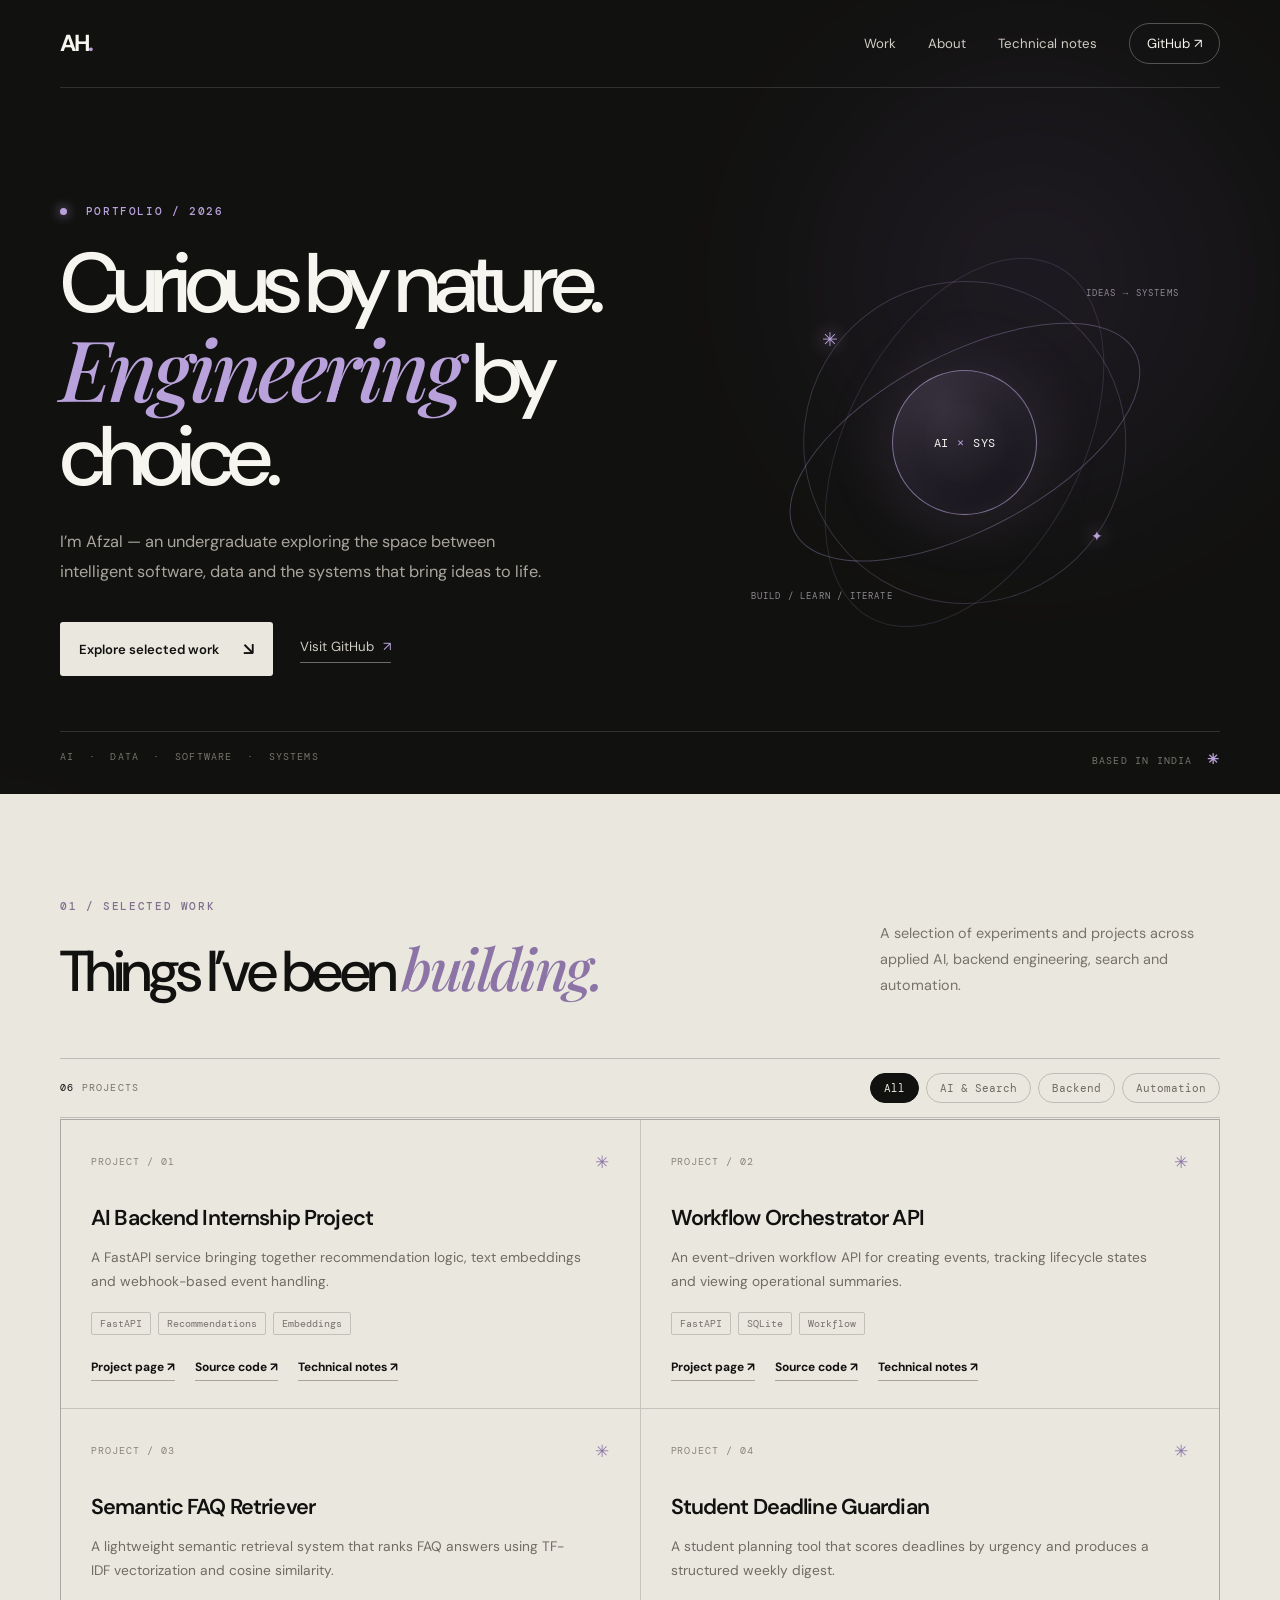
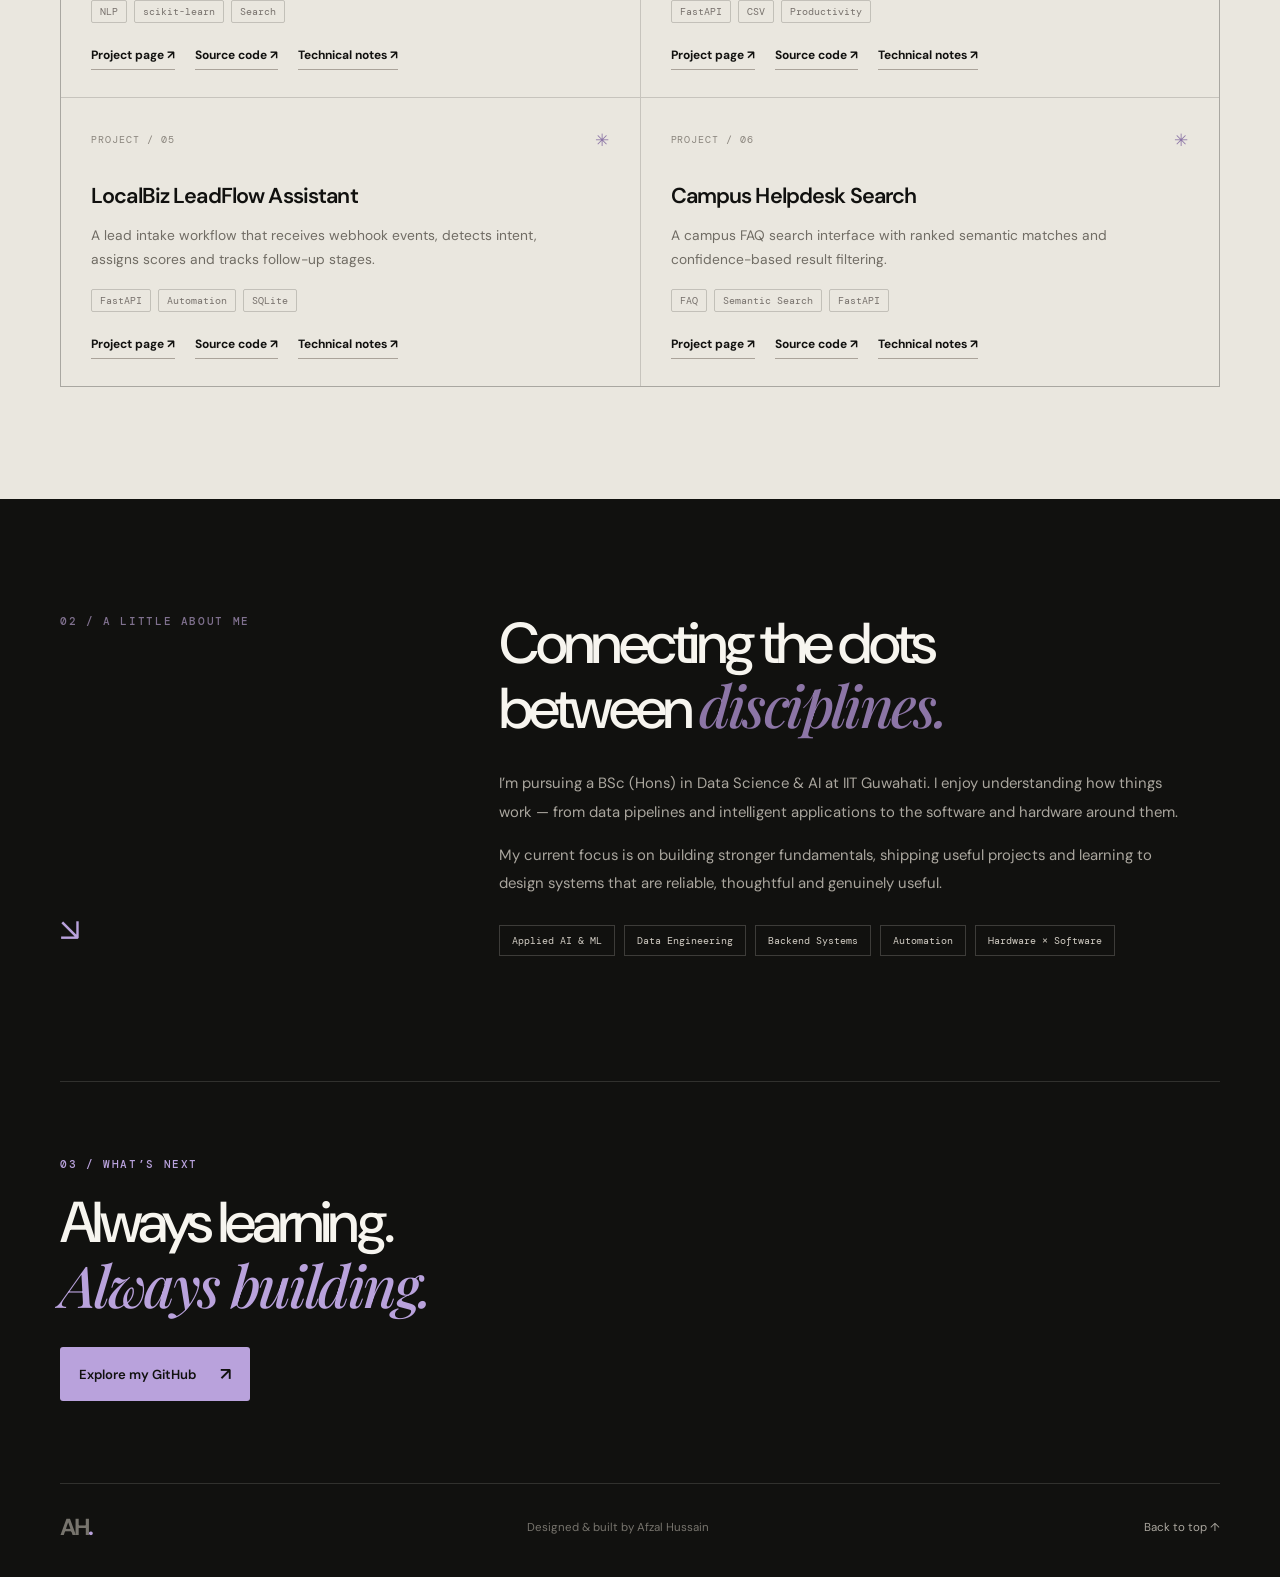
<file: index.html>
<!DOCTYPE html>
<html lang="en">
<head>
  <meta charset="UTF-8" />
  <meta name="viewport" content="width=device-width, initial-scale=1.0" />
  <meta name="theme-color" content="#11110f" />
  <title>Afzal Hussain — Engineer & Builder</title>
  <meta name="description" content="Selected work by Afzal Hussain across applied AI, data, backend systems and software engineering." />
  <link rel="preconnect" href="https://fonts.googleapis.com" />
  <link rel="preconnect" href="https://fonts.gstatic.com" crossorigin />
  <link href="https://fonts.googleapis.com/css2?family=DM+Mono:wght@400;500&family=DM+Sans:wght@400;500;600;700&family=Playfair+Display:ital,wght@0,500;0,600;1,500&display=swap" rel="stylesheet" />
  <link rel="stylesheet" href="styles.css" />
</head>
<body>
  <div class="ambient ambient-one" aria-hidden="true"></div>
  <div class="ambient ambient-two" aria-hidden="true"></div>
  <header class="site-header wrap">
    <a class="wordmark" href="#" aria-label="Afzal Hussain home">AH<span>.</span></a>
    <nav aria-label="Main navigation">
      <a href="#work">Work</a>
      <a href="#about">About</a>
      <a href="backend.html">Technical notes</a>
      <a class="nav-cta" href="https://github.com/Afzu01" target="_blank" rel="noopener noreferrer">GitHub ↗</a>
    </nav>
  </header>

  <main>
    <section class="hero wrap">
      <div class="hero-copy">
        <p class="eyebrow"><span class="eyebrow-dot"></span> PORTFOLIO / 2026</p>
        <h1>Curious by nature.<br /><em>Engineering</em> by choice.</h1>
        <p class="hero-intro">I’m Afzal — an undergraduate exploring the space between intelligent software, data and the systems that bring ideas to life.</p>
        <div class="hero-actions">
          <a class="button button-dark" href="#work">Explore selected work <span>↘</span></a>
          <a class="text-link" href="https://github.com/Afzu01" target="_blank" rel="noopener noreferrer">Visit GitHub <span>↗</span></a>
        </div>
      </div>
      <div class="hero-art" aria-label="Abstract orbital illustration representing connected disciplines" role="img">
        <div class="orbit orbit-a"></div>
        <div class="orbit orbit-b"></div>
        <div class="orbit orbit-c"></div>
        <div class="orbit-core"><span>AI</span><i>×</i><span>SYS</span></div>
        <span class="orbit-label label-top">IDEAS → SYSTEMS</span>
        <span class="orbit-label label-bottom">BUILD / LEARN / ITERATE</span>
        <span class="orbit-star star-a">✳</span><span class="orbit-star star-b">✦</span>
      </div>
      <div class="hero-meta">
        <span>AI &nbsp;·&nbsp; DATA &nbsp;·&nbsp; SOFTWARE &nbsp;·&nbsp; SYSTEMS</span>
        <span>BASED IN INDIA <b>✳</b></span>
      </div>
    </section>

    <section id="work" class="work-section">
      <div class="wrap">
        <div class="section-top">
          <div>
            <p class="eyebrow">01 / SELECTED WORK</p>
            <h2>Things I’ve been <em>building.</em></h2>
          </div>
          <p class="section-note">A selection of experiments and projects across applied AI, backend engineering, search and automation.</p>
        </div>
        <div class="work-toolbar">
          <p><span id="projectCount">06</span> PROJECTS</p>
          <div class="filters" role="group" aria-label="Filter projects">
            <button class="filter active" data-filter="All" aria-pressed="true">All</button>
            <button class="filter" data-filter="AI & Search" aria-pressed="false">AI & Search</button>
            <button class="filter" data-filter="Backend" aria-pressed="false">Backend</button>
            <button class="filter" data-filter="Automation" aria-pressed="false">Automation</button>
          </div>
        </div>
        <div id="projectGrid" class="project-grid" aria-live="polite"></div>
      </div>
    </section>

    <section id="about" class="about-section wrap">
      <div class="about-index"><p class="eyebrow">02 / A LITTLE ABOUT ME</p><span>↘</span></div>
      <div class="about-copy">
        <h2>Connecting the dots<br />between <em>disciplines.</em></h2>
        <p>I’m pursuing a BSc (Hons) in Data Science & AI at IIT Guwahati. I enjoy understanding how things work — from data pipelines and intelligent applications to the software and hardware around them.</p>
        <p>My current focus is on building stronger fundamentals, shipping useful projects and learning to design systems that are reliable, thoughtful and genuinely useful.</p>
        <div class="focus-list">
          <span>Applied AI & ML</span><span>Data Engineering</span><span>Backend Systems</span><span>Automation</span><span>Hardware × Software</span>
        </div>
      </div>
    </section>

    <section class="closing wrap">
      <p class="eyebrow">03 / WHAT’S NEXT</p>
      <h2>Always learning.<br /><em>Always building.</em></h2>
      <a class="button button-light" href="https://github.com/Afzu01" target="_blank" rel="noopener noreferrer">Explore my GitHub <span>↗</span></a>
    </section>
  </main>

  <footer class="site-footer wrap">
    <a class="wordmark" href="#">AH<span>.</span></a>
    <p>Designed & built by Afzal Hussain</p>
    <a href="#top">Back to top ↑</a>
  </footer>
  <script src="script.js"></script>
</body>
</html>
</file>
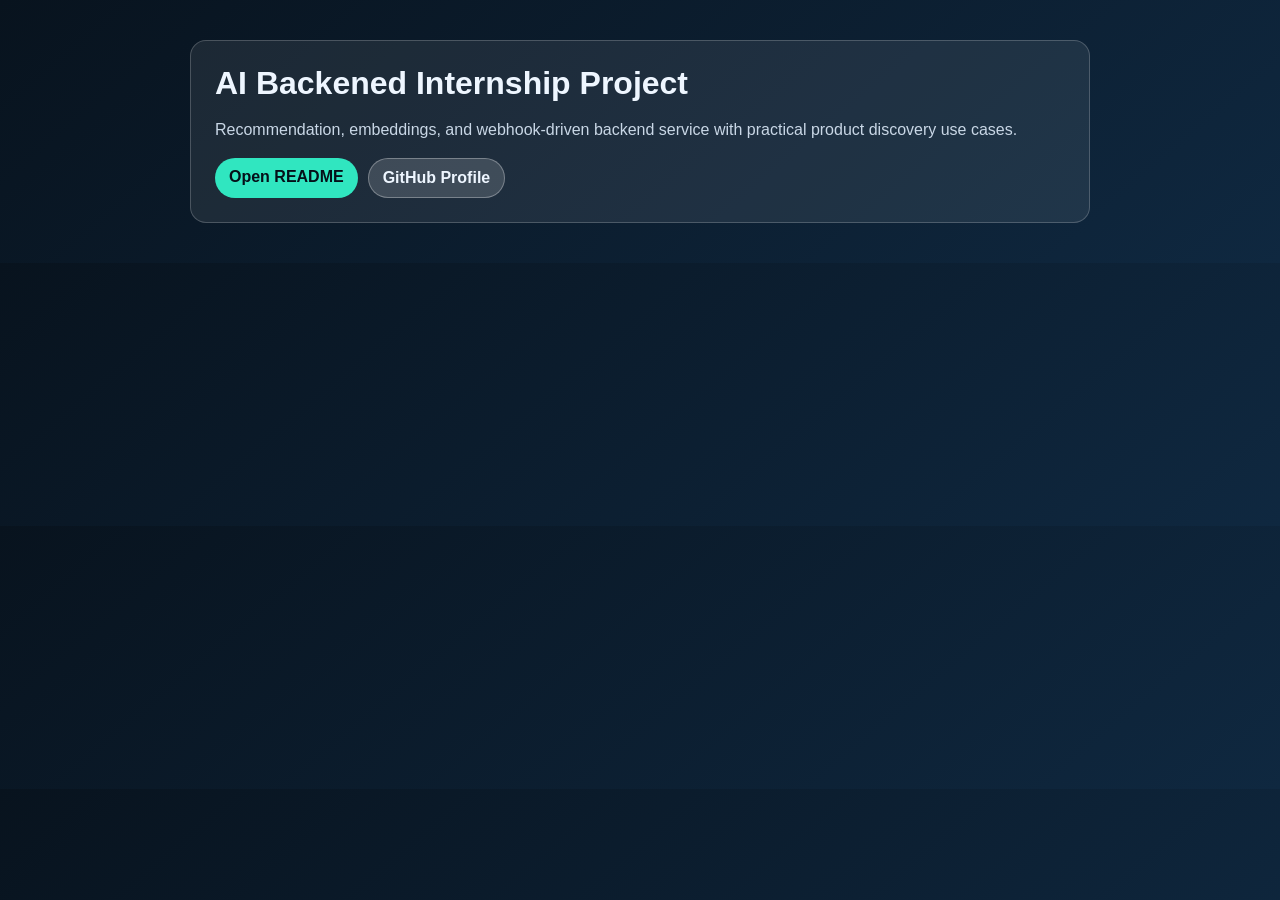
<file: ai-project/index.html>
<!doctype html>
<html lang="en">
<head>
  <meta charset="utf-8" />
  <meta name="viewport" content="width=device-width, initial-scale=1" />
  <title>AI Backened Internship Project</title>
  <style>
    body { margin:0; font-family: Segoe UI, Arial, sans-serif; color:#eef6ff; background: linear-gradient(140deg,#08131e,#0f2840); }
    .wrap { max-width: 900px; margin: 0 auto; padding: 40px 20px; }
    .card { background: rgba(255,255,255,0.08); border:1px solid rgba(255,255,255,0.2); border-radius:16px; padding:24px; }
    h1 { margin: 0 0 10px; }
    p { color:#c9d7e6; line-height:1.5; }
    .btns { display:flex; gap:10px; flex-wrap:wrap; margin-top:14px; }
    a { text-decoration:none; color:#051019; background:#30e6c0; padding:10px 14px; border-radius:999px; font-weight:700; }
    a.alt { background: rgba(255,255,255,0.15); color:#eef6ff; border:1px solid rgba(255,255,255,0.3); }
  </style>
</head>
<body>
  <div class="wrap">
    <div class="card">
      <h1>AI Backened Internship Project</h1>
      <p>Recommendation, embeddings, and webhook-driven backend service with practical product discovery use cases.</p>
      <div class="btns">
        <a href="https://github.com/Afzu01/AI-Backened-Internship-Project#readme" target="_blank" rel="noopener noreferrer">Open README</a>
        <a class="alt" href="https://github.com/Afzu01" target="_blank" rel="noopener noreferrer">GitHub Profile</a>
      </div>
    </div>
  </div>
</body>
</html>
</file>
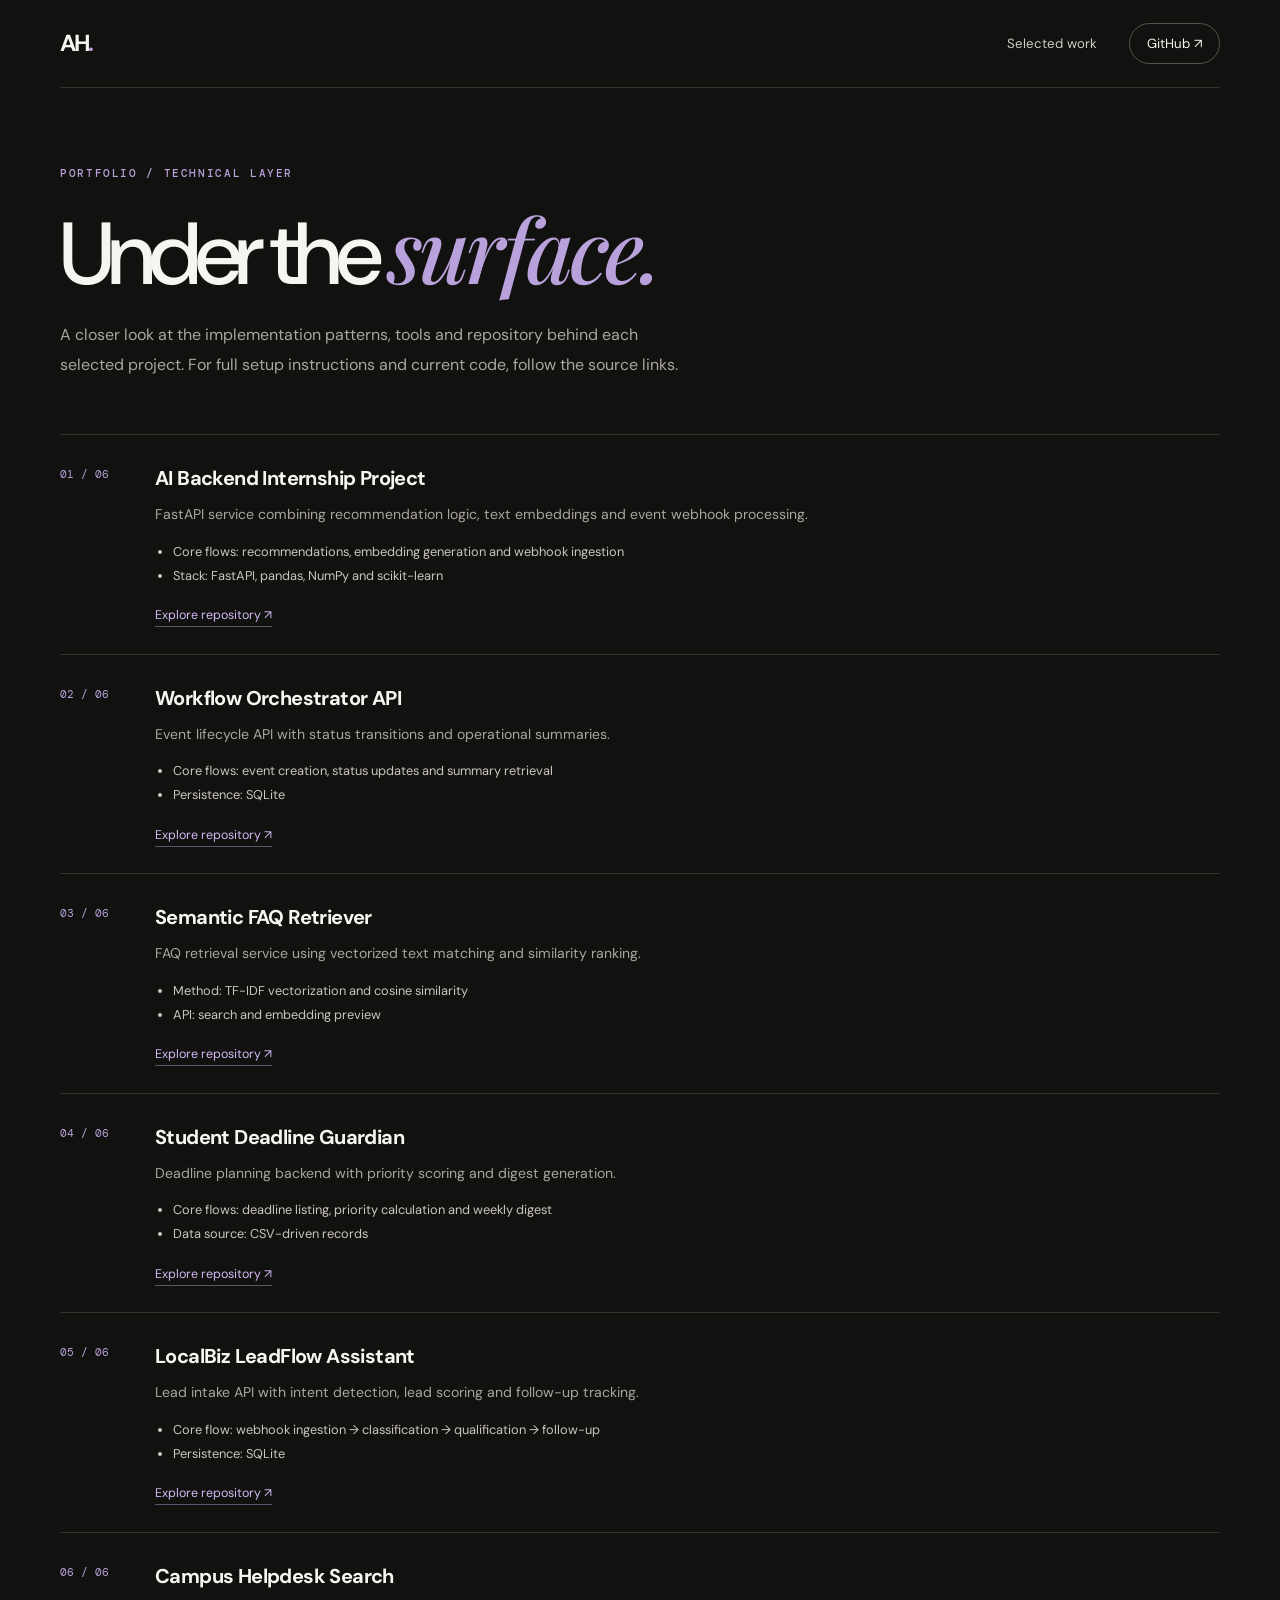
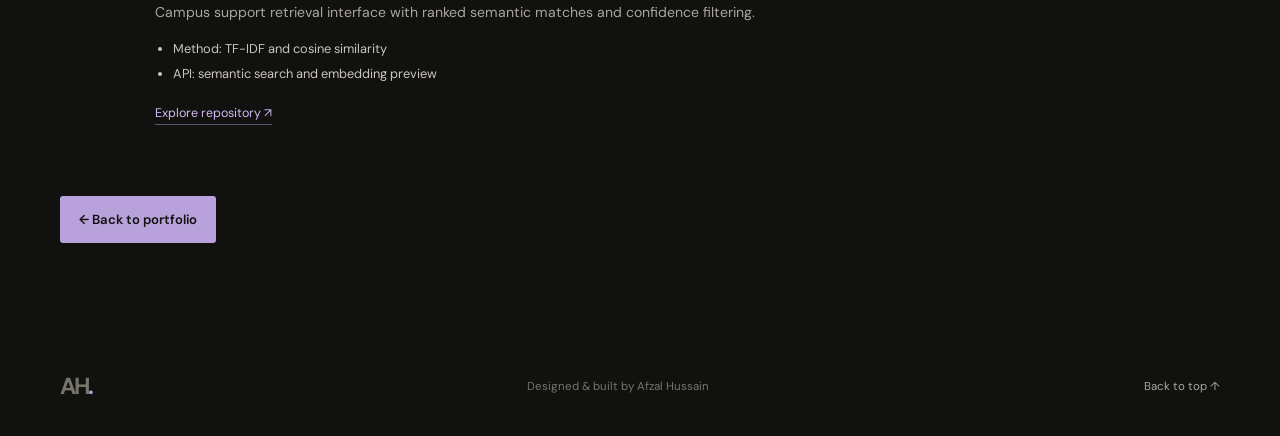
<file: backend.html>
<!DOCTYPE html>
<html lang="en">
<head>
  <meta charset="UTF-8" />
  <meta name="viewport" content="width=device-width, initial-scale=1.0" />
  <meta name="theme-color" content="#11110f" />
  <title>Technical Notes — Afzal Hussain</title>
  <meta name="description" content="Implementation notes and repository links for selected projects by Afzal Hussain." />
  <link rel="preconnect" href="https://fonts.googleapis.com" />
  <link rel="preconnect" href="https://fonts.gstatic.com" crossorigin />
  <link href="https://fonts.googleapis.com/css2?family=DM+Mono:wght@400;500&family=DM+Sans:wght@400;500;600;700&family=Playfair+Display:ital,wght@0,500;0,600;1,500&display=swap" rel="stylesheet" />
  <link rel="stylesheet" href="styles.css" />
  <style>
    .technical-page { padding-top: 78px; padding-bottom: 100px; }
    .technical-page h1 { font-size: clamp(3rem, 7vw, 5.5rem); letter-spacing: -.07em; line-height: 1; font-weight: 500; margin: 0 0 22px; }
    .technical-intro { color: #aaa69e; max-width: 620px; line-height: 1.85; margin-bottom: 55px; }
    .technical-card { display: grid; grid-template-columns: 70px 1fr; gap: 25px; padding: 27px 0; border-top: 1px solid var(--line); }
    .technical-number { color: var(--violet); font: .7rem var(--mono); padding-top: 5px; }
    .technical-card h2 { font-size: 1.25rem; letter-spacing: -.03em; margin: 0 0 8px; }
    .technical-card p { color: #aaa69e; font-size: .88rem; line-height: 1.8; margin: 0 0 12px; }
    .technical-card ul { color: #cbc6bd; padding-left: 18px; font-size: .8rem; line-height: 1.9; margin: 0 0 13px; }
    .technical-card a { color: var(--violet-bright); text-decoration: none; font-size: .78rem; border-bottom: 1px solid rgba(210,185,244,.4); padding-bottom: 3px; }
    .technical-back { margin-top: 45px; }
    @media(max-width:600px) { .technical-card { grid-template-columns: 38px 1fr; gap: 12px; } .technical-page { padding-top: 55px; } }
  </style>
</head>
<body>
  <header class="site-header wrap">
    <a class="wordmark" href="index.html">AH<span>.</span></a>
    <nav aria-label="Main navigation">
      <a href="index.html#work">Selected work</a>
      <a class="nav-cta" href="https://github.com/Afzu01" target="_blank" rel="noopener noreferrer">GitHub ↗</a>
    </nav>
  </header>
  <main class="wrap technical-page">
    <p class="eyebrow">PORTFOLIO / TECHNICAL LAYER</p>
    <h1>Under the <em>surface.</em></h1>
    <p class="technical-intro">A closer look at the implementation patterns, tools and repository behind each selected project. For full setup instructions and current code, follow the source links.</p>

    <section id="ai-backened-internship-project" class="technical-card">
      <span class="technical-number">01 / 06</span><div><h2>AI Backend Internship Project</h2><p>FastAPI service combining recommendation logic, text embeddings and event webhook processing.</p><ul><li>Core flows: recommendations, embedding generation and webhook ingestion</li><li>Stack: FastAPI, pandas, NumPy and scikit-learn</li></ul><a href="https://github.com/Afzu01/AI-Backened-Internship-Project" target="_blank" rel="noopener noreferrer">Explore repository ↗</a></div>
    </section>
    <section id="workflow-orchestrator-api" class="technical-card">
      <span class="technical-number">02 / 06</span><div><h2>Workflow Orchestrator API</h2><p>Event lifecycle API with status transitions and operational summaries.</p><ul><li>Core flows: event creation, status updates and summary retrieval</li><li>Persistence: SQLite</li></ul><a href="https://github.com/Afzu01/Workflow-Orchestrator-API" target="_blank" rel="noopener noreferrer">Explore repository ↗</a></div>
    </section>
    <section id="semantic-faq-retriever" class="technical-card">
      <span class="technical-number">03 / 06</span><div><h2>Semantic FAQ Retriever</h2><p>FAQ retrieval service using vectorized text matching and similarity ranking.</p><ul><li>Method: TF-IDF vectorization and cosine similarity</li><li>API: search and embedding preview</li></ul><a href="https://github.com/Afzu01/Semantic-FAQ-Retriever" target="_blank" rel="noopener noreferrer">Explore repository ↗</a></div>
    </section>
    <section id="student-deadline-guardian" class="technical-card">
      <span class="technical-number">04 / 06</span><div><h2>Student Deadline Guardian</h2><p>Deadline planning backend with priority scoring and digest generation.</p><ul><li>Core flows: deadline listing, priority calculation and weekly digest</li><li>Data source: CSV-driven records</li></ul><a href="https://github.com/Afzu01/Student-Deadline-Guardian" target="_blank" rel="noopener noreferrer">Explore repository ↗</a></div>
    </section>
    <section id="localbiz-leadflow-assistant" class="technical-card">
      <span class="technical-number">05 / 06</span><div><h2>LocalBiz LeadFlow Assistant</h2><p>Lead intake API with intent detection, lead scoring and follow-up tracking.</p><ul><li>Core flow: webhook ingestion → classification → qualification → follow-up</li><li>Persistence: SQLite</li></ul><a href="https://github.com/Afzu01/LocalBiz-LeadFlow-Assistant" target="_blank" rel="noopener noreferrer">Explore repository ↗</a></div>
    </section>
    <section id="campus-helpdesk-search" class="technical-card">
      <span class="technical-number">06 / 06</span><div><h2>Campus Helpdesk Search</h2><p>Campus support retrieval interface with ranked semantic matches and confidence filtering.</p><ul><li>Method: TF-IDF and cosine similarity</li><li>API: semantic search and embedding preview</li></ul><a href="https://github.com/Afzu01/Campus-Helpdesk-Search" target="_blank" rel="noopener noreferrer">Explore repository ↗</a></div>
    </section>
    <div class="technical-back"><a class="button button-light" href="index.html">← Back to portfolio</a></div>
  </main>
  <footer class="site-footer wrap"><a class="wordmark" href="index.html">AH<span>.</span></a><p>Designed & built by Afzal Hussain</p><a href="#">Back to top ↑</a></footer>
</body>
</html>
</file>
<file: styles.css>
:root {
  color-scheme: dark;
  --ink: #11110f;
  --ink-soft: #191916;
  --paper: #eae7df;
  --paper-deep: #dcd7ce;
  --white: #f7f5ef;
  --muted: #a7a39a;
  --muted-dark: #68665f;
  --line: rgba(234, 231, 223, .15);
  --violet: #b9a2dc;
  --violet-bright: #d2b9f4;
  --mono: "DM Mono", monospace;
  --sans: "DM Sans", sans-serif;
  --serif: "Playfair Display", Georgia, serif;
}
* { box-sizing: border-box; }
html { scroll-behavior: smooth; scroll-padding-top: 90px; }
body { margin: 0; color: var(--white); background: var(--ink); font-family: var(--sans); line-height: 1.6; overflow-x: hidden; }
a { color: inherit; }
.wrap { width: min(1160px, calc(100% - 64px)); margin-inline: auto; }
.ambient { position: absolute; width: 420px; height: 420px; border-radius: 50%; filter: blur(110px); opacity: .12; pointer-events: none; }
.ambient-one { top: 70px; right: 3%; background: #8060ae; }
.ambient-two { top: 900px; left: -260px; background: #8c789c; }
.site-header { height: 88px; display: flex; align-items: center; justify-content: space-between; border-bottom: 1px solid var(--line); position: relative; z-index: 2; }
.wordmark { font-size: 1.45rem; font-weight: 700; letter-spacing: -.09em; text-decoration: none; }
.wordmark span { color: var(--violet); }
.site-header nav { display: flex; align-items: center; gap: 32px; }
.site-header nav a { text-decoration: none; color: #d0cdc5; font-size: .83rem; transition: color .2s; }
.site-header nav a:hover, .site-footer a:hover { color: var(--violet-bright); }
.site-header nav .nav-cta { border: 1px solid rgba(234,231,223,.3); border-radius: 99px; padding: 9px 17px; color: var(--white); }
.hero { min-height: 620px; padding-top: 116px; padding-bottom: 26px; position: relative; display: grid; grid-template-columns: 1.12fr .88fr; align-items: center; }
.hero-copy { position: relative; z-index: 1; padding-bottom: 55px; }
.eyebrow { font: 500 .68rem var(--mono); letter-spacing: .15em; color: var(--violet); margin: 0 0 24px; }
.eyebrow-dot { display: inline-block; width: 7px; height: 7px; border-radius: 50%; background: var(--violet); margin-right: 10px; box-shadow: 0 0 12px var(--violet); }
h1, h2, h3, p { margin-top: 0; }
.hero h1 { font-size: clamp(3.2rem, 6.6vw, 6.2rem); line-height: .99; letter-spacing: -.075em; font-weight: 500; margin: 0 0 28px; }
h1 em, h2 em { font-family: var(--serif); font-weight: 500; color: var(--violet); letter-spacing: -.045em; }
.hero-intro { color: #aaa69e; max-width: 490px; font-size: 1.02rem; line-height: 1.85; }
.hero-actions { display: flex; align-items: center; gap: 27px; margin-top: 35px; }
.button { display: inline-flex; align-items: center; gap: 24px; padding: 13px 19px; border-radius: 3px; text-decoration: none; font-size: .82rem; font-weight: 600; transition: transform .2s, background .2s; }
.button:hover { transform: translateY(-3px); }
.button-dark { background: var(--paper); color: var(--ink); }
.button-dark:hover { background: white; }
.button span { font-size: 1.1rem; }
.text-link { color: #d0cdc5; text-decoration: none; font-size: .83rem; border-bottom: 1px solid #6e6a65; padding-bottom: 5px; }
.text-link span { color: var(--violet); margin-left: 5px; }
.hero-art { width: min(420px, 100%); aspect-ratio: 1; margin: -20px auto 30px; position: relative; display: grid; place-items: center; }
.orbit { position: absolute; border: 1px solid rgba(185,162,220,.32); border-radius: 50%; transform: rotate(-28deg); }
.orbit-a { width: 92%; height: 42%; }
.orbit-b { width: 77%; height: 77%; transform: rotate(52deg); border-color: rgba(185,162,220,.22); }
.orbit-c { width: 56%; height: 95%; transform: rotate(28deg); border-color: rgba(185,162,220,.16); }
.orbit-core { width: 145px; height: 145px; border-radius: 50%; display: flex; align-items: center; justify-content: center; gap: 8px; background: radial-gradient(circle at 35% 25%, #37313e, #17151b 72%); border: 1px solid rgba(210,185,244,.55); box-shadow: 0 0 70px rgba(185,162,220,.15), inset 0 0 35px rgba(185,162,220,.09); font: .78rem var(--mono); letter-spacing: .06em; }
.orbit-core i { color: var(--violet); font-style: normal; }
.orbit-label { position: absolute; color: #8f8a92; font: .57rem var(--mono); letter-spacing: .13em; }
.label-top { top: 13%; right: -1%; }
.label-bottom { bottom: 12%; left: -1%; }
.orbit-star { position: absolute; color: var(--violet); text-shadow: 0 0 18px var(--violet); }
.star-a { top: 22%; left: 16%; font-size: 1.2rem; }
.star-b { right: 17%; bottom: 25%; font-size: .9rem; }
.hero-meta { grid-column: 1 / -1; border-top: 1px solid var(--line); padding-top: 18px; display: flex; justify-content: space-between; color: #77746d; font: .62rem var(--mono); letter-spacing: .12em; }
.hero-meta b { color: var(--violet); font-size: .9rem; margin-left: 7px; }
.work-section { background: var(--paper); color: var(--ink); padding: 105px 0 112px; position: relative; }
.section-top { display: flex; align-items: end; justify-content: space-between; gap: 50px; margin-bottom: 55px; }
.work-section .eyebrow, .about-section .eyebrow { color: #80718f; }
.section-top h2, .about-copy h2, .closing h2 { font-size: clamp(2.5rem, 4.5vw, 4.2rem); letter-spacing: -.065em; line-height: 1.05; font-weight: 500; margin: 0; }
.section-top h2 em, .about-copy h2 em { color: #8c75a6; }
.section-note { max-width: 340px; color: #77736b; font-size: .9rem; line-height: 1.8; margin: 0 0 4px; }
.work-toolbar { display: flex; justify-content: space-between; align-items: center; padding: 14px 0; border-top: 1px solid rgba(17,17,15,.2); border-bottom: 1px solid rgba(17,17,15,.2); }
.work-toolbar p { margin: 0; color: #77736b; font: .63rem var(--mono); letter-spacing: .12em; }
.work-toolbar p span { color: var(--ink); }
.filters { display: flex; gap: 7px; flex-wrap: wrap; }
.filter { border: 1px solid rgba(17,17,15,.2); background: transparent; color: #6f6b64; padding: 7px 13px; border-radius: 99px; font: .68rem var(--mono); cursor: pointer; transition: .2s; }
.filter:hover, .filter.active { background: var(--ink); border-color: var(--ink); color: var(--paper); }
.project-grid { display: grid; grid-template-columns: repeat(2, minmax(0, 1fr)); gap: 1px; background: rgba(17,17,15,.16); border: 1px solid rgba(17,17,15,.16); margin-top: 1px; }
.project-card { background: var(--paper); padding: 31px 30px 27px; min-height: 275px; display: flex; flex-direction: column; transition: background .25s; animation: rise .5s both; }
.project-card:hover { background: #f2efe8; }
.card-topline { display: flex; justify-content: space-between; align-items: center; color: #8a857d; font: .62rem var(--mono); letter-spacing: .1em; margin-bottom: 28px; }
.card-symbol { color: #8c75a6; font-size: 1.05rem; }
.project-card h3 { font-size: 1.35rem; font-weight: 600; letter-spacing: -.04em; margin: 0 0 10px; }
.project-card p { color: #706c64; font-size: .86rem; line-height: 1.75; max-width: 490px; margin-bottom: 18px; }
.tag-list { display: flex; flex-wrap: wrap; gap: 7px; margin-bottom: 23px; }
.tag { font: .61rem var(--mono); color: #77716c; border: 1px solid rgba(17,17,15,.18); padding: 4px 8px; border-radius: 2px; }
.card-links { display: flex; gap: 20px; margin-top: auto; }
.card-links a { text-decoration: none; color: var(--ink); font-size: .75rem; font-weight: 700; border-bottom: 1px solid #aaa39a; padding-bottom: 3px; }
.card-links a:hover { color: #8c75a6; border-color: #8c75a6; }
.empty-state { grid-column: 1 / -1; padding: 40px; text-align: center; color: var(--muted-dark); }
.about-section { display: grid; grid-template-columns: .7fr 1.3fr; gap: 50px; padding-top: 115px; padding-bottom: 125px; }
.about-index { display: flex; flex-direction: column; justify-content: space-between; align-items: flex-start; }
.about-index span { color: var(--violet); font-size: 2rem; }
.about-copy h2 { margin-bottom: 30px; }
.about-copy p { max-width: 690px; color: #aaa69e; font-size: .93rem; line-height: 1.9; }
.focus-list { display: flex; flex-wrap: wrap; gap: 9px; margin-top: 28px; }
.focus-list span { border: 1px solid rgba(234,231,223,.2); color: #d3cec5; padding: 8px 12px; font: .65rem var(--mono); }
.closing { border-top: 1px solid var(--line); border-bottom: 1px solid var(--line); padding: 75px 0 82px; }
.closing .eyebrow { margin-bottom: 22px; }
.closing h2 { margin-bottom: 28px; }
.button-light { background: var(--violet); color: var(--ink); }
.button-light:hover { background: var(--violet-bright); }
.site-footer { display: flex; align-items: center; justify-content: space-between; padding: 25px 0 30px; color: #77746d; font-size: .72rem; }
.site-footer p { margin: 0; }
.site-footer a:last-child { text-decoration: none; color: #aaa69e; }
@keyframes rise { from { opacity: 0; transform: translateY(12px); } to { opacity: 1; transform: translateY(0); } }
@media (max-width: 760px) {
  .wrap { width: min(100% - 38px, 600px); }
  .site-header { height: 72px; }
  .site-header nav { gap: 15px; }
  .site-header nav a { font-size: .72rem; }
  .site-header nav a:nth-child(3) { display: none; }
  .hero { display: block; min-height: auto; padding-top: 82px; }
  .hero-copy { padding-bottom: 0; }
  .hero h1 { font-size: clamp(3rem, 12vw, 5rem); }
  .hero-art { width: min(340px, 90%); margin: 30px auto 38px; }
  .hero-meta { font-size: .52rem; gap: 10px; }
  .section-top { display: block; margin-bottom: 35px; }
  .section-note { margin-top: 20px; }
  .work-section { padding: 75px 0 80px; }
  .work-toolbar { align-items: flex-start; flex-direction: column; gap: 14px; }
  .project-grid { grid-template-columns: 1fr; }
  .project-card { min-height: 0; padding: 26px 22px; }
  .about-section { display: block; padding-top: 80px; padding-bottom: 85px; }
  .about-index { margin-bottom: 35px; }
  .about-index span { display: none; }
  .closing { padding: 60px 0; }
  .site-footer { gap: 15px; flex-wrap: wrap; }
}
@media (max-width: 420px) {
  .site-header nav { gap: 10px; }
  .site-header nav a:first-child { display: none; }
  .hero-actions { align-items: flex-start; flex-direction: column; gap: 18px; }
  .hero-meta { flex-direction: column; }
  .filters { gap: 5px; }
  .filter { padding: 7px 9px; font-size: .61rem; }
}
@media (prefers-reduced-motion: reduce) {
  *, *::before, *::after { scroll-behavior: auto !important; animation-duration: .01ms !important; animation-iteration-count: 1 !important; transition-duration: .01ms !important; }
}
</file>
